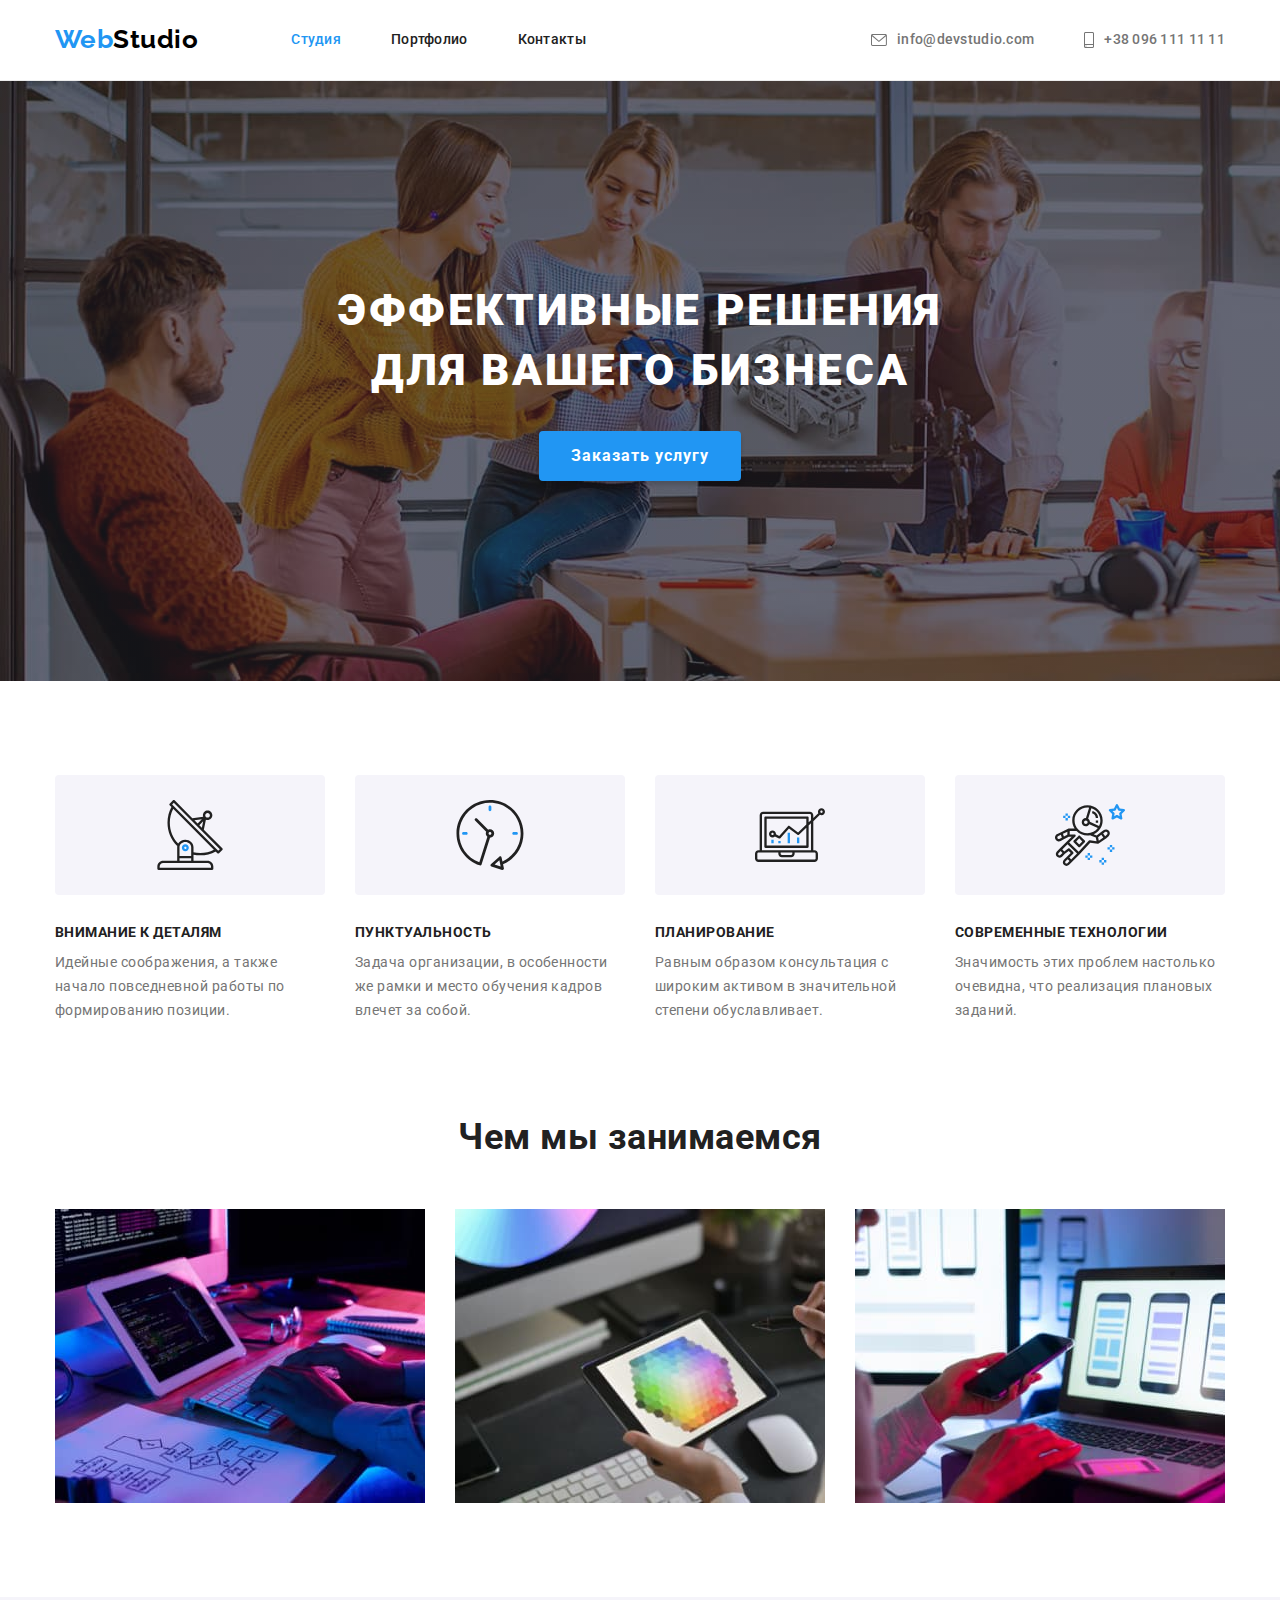
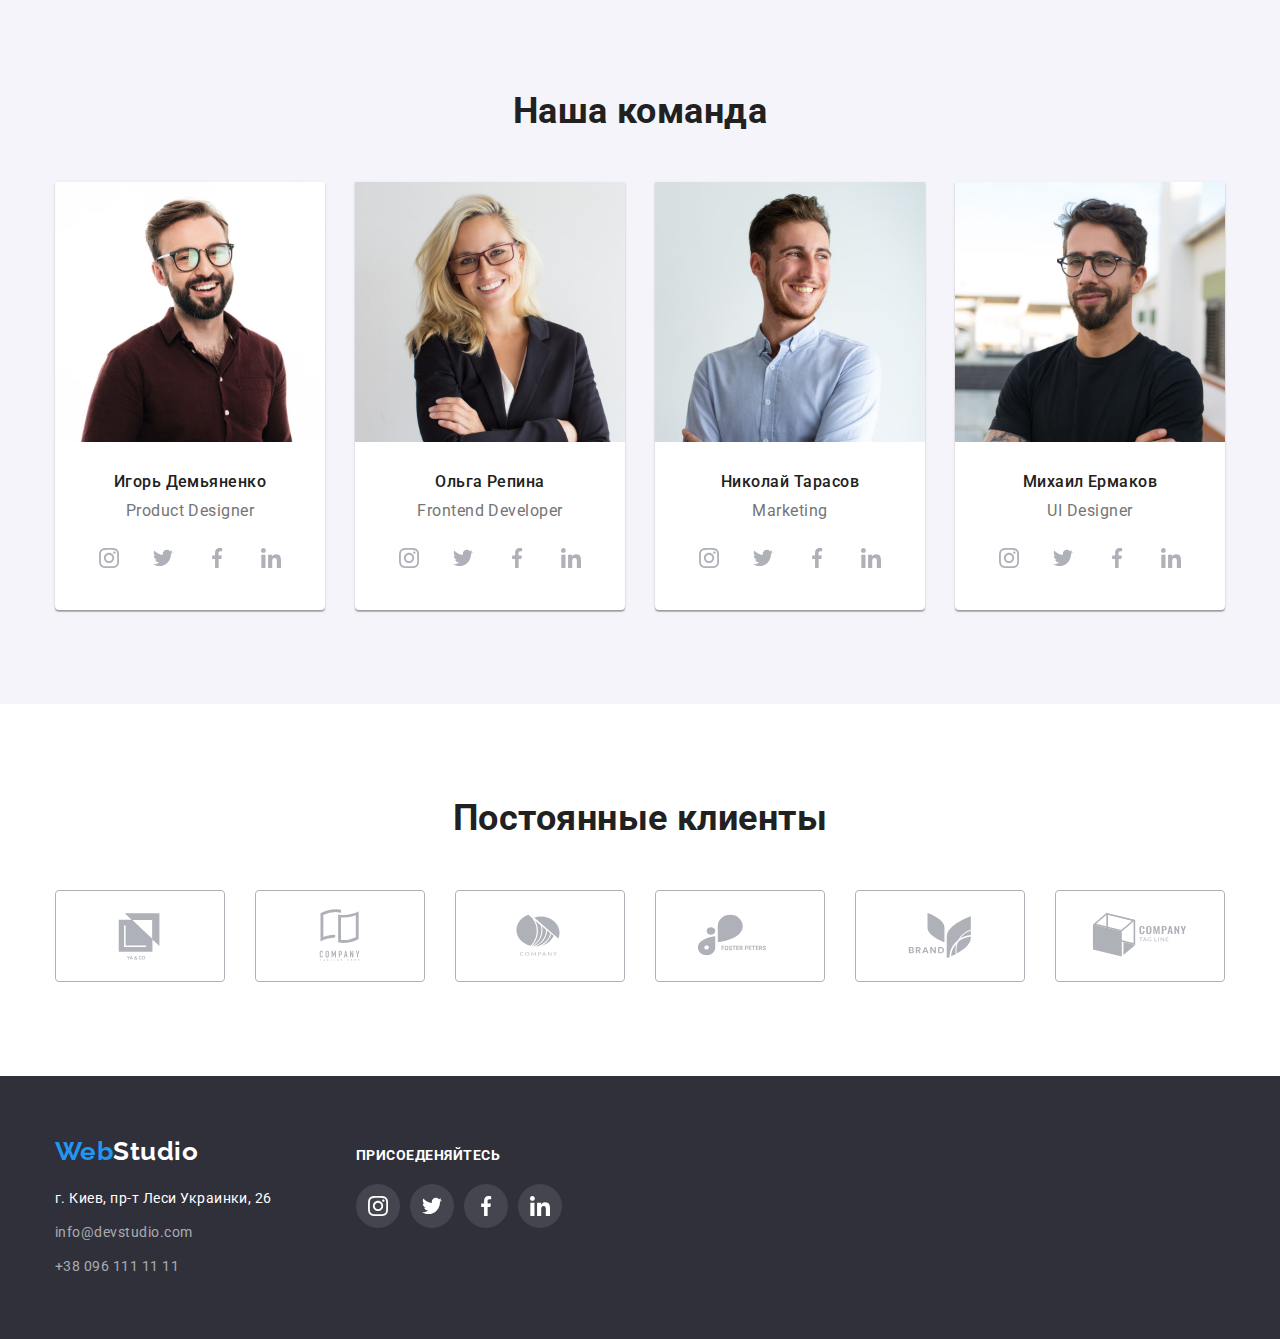
<file: index.html>
<!DOCTYPE html>
<html lang="ru">
  <head>
    <meta charset="UTF-8" />
    <meta http-equiv="X-UA-Compatible" content="IE=edge" />
    <meta name="viewport" content="width=device-width, initial-scale=1.0" />
    <title>Web Studio</title>
    <link rel="preconnect" href="https://fonts.googleapis.com" />
    <link rel="preconnect" href="https://fonts.gstatic.com" crossorigin />
    <link
      href="https://fonts.googleapis.com/css2?family=Raleway:wght@700&family=Roboto:wght@400;500;700;900&display=swap"
      rel="stylesheet"
    />
    <link
      rel="stylesheet"
      href="https://cdnjs.cloudflare.com/ajax/libs/modern-normalize/1.1.0/modern-normalize.min.css"
    />
    <link rel="stylesheet" href="./css/styles.css" />
  </head>
  <body class="page">
    <!-- Шапка сайта -->
    <header class="header">
      <div class="container flex">
        <nav class="navig-section">
          <a class="link logo-main" href="/" lang="en"
            >Web<span class="black-text">Studio</span></a
          >
          <ul class="list menu-navig">
            <li class="navig-item">
              <a class="link current" href="./index.html">Студия</a>
            </li>
            <li class="navig-item">
              <a class="link" href="./portfolio.html">Портфолио</a>
            </li>
            <li class="navig-item"><a class="link" href="">Контакты</a></li>
          </ul>
        </nav>
        <ul class="list contact-list">
          <li class="navig-item">
            <a class="link" href="mailto:info@devstudio.com"
              ><svg class="mail-icon" width="16" height="12">
                <use href="./images/symbol-defs.svg#icon-envelope"></use></svg
              ><span class="navig-text">info@devstudio.com</span></a
            >
          </li>
          <li class="navig-item">
            <a class="link" href="tel:+380961111111">
              <svg class="tel-icon" width="10" height="16">
                <use href="./images/symbol-defs.svg#icon-smartphone"></use></svg
              ><span class="navig-text">+38 096 111 11 11</span></a
            >
          </li>
        </ul>
      </div>
    </header>
    <main>
      <!-- Герой -->
      <section class="hero section overlay">
        <div class="container">
          <h1 class="hero-title">Эффективные решения для вашего бизнеса</h1>
          <button class="button" type="button" name="Заказать услугу">
            Заказать услугу
          </button>
        </div>
      </section>
      <section class="section">
        <div class="container">
          <h2 class="title-section feauture">Наши качества</h2>
          <ul class="list feauture-list">
            <li class="feauture-item">
              <div class="feauture-svg-container">
                <svg width="70" height="70">
                  <use href="./images/symbol-defs.svg#icon-antenna"></use>
                </svg>
              </div>
              <h3 class="title">Внимание к деталям</h3>
              <p class="feauture-paragraph">
                Идейные соображения, а также начало повседневной работы по
                формированию позиции.
              </p>
            </li>
            <li class="feauture-item">
              <div class="feauture-svg-container">
                <svg width="70" height="70">
                  <use href="./images/symbol-defs.svg#icon-clock"></use>
                </svg>
              </div>
              <h3 class="title">Пунктуальность</h3>
              <p class="feauture-paragraph">
                Задача организации, в особенности же рамки и место обучения
                кадров влечет за собой.
              </p>
            </li>
            <li class="feauture-item">
              <div class="feauture-svg-container">
                <svg width="70" height="70">
                  <use href="./images/symbol-defs.svg#icon-diagram"></use>
                </svg>
              </div>
              <h3 class="title">Планирование</h3>
              <p class="feauture-paragraph">
                Равным образом консультация с широким активом в значительной
                степени обуславливает.
              </p>
            </li>
            <li class="feauture-item">
              <div class="feauture-svg-container">
                <svg width="70" height="70">
                  <use href="./images/symbol-defs.svg#icon-astronaut"></use>
                </svg>
              </div>
              <h3 class="title">Современные технологии</h3>
              <p class="feauture-paragraph">
                Значимость этих проблем настолько очевидна, что реализация
                плановых заданий.
              </p>
            </li>
          </ul>
        </div>
      </section>
      <section class="section img-section">
        <div class="container">
          <h2 class="title-section">Чем мы занимаемся</h2>
          <ul class="list">
            <li class="img-list">
              <img
                src="./images/img1.jpg"
                alt="печатаем на клавиатуре"
                width="370"
                height="294"
              />
            </li>
            <li class="img-list">
              <img
                src="./images/img2.jpg"
                alt="смотрим в телефон"
                width="370"
                height="294"
              />
            </li>
            <li class="img-list">
              <img
                src="./images/img3.jpg"
                alt="смотрим в планшет"
                width="370"
                height="294"
              />
            </li>
          </ul>
        </div>
      </section>
      <section class="team-section section">
        <div class="container">
          <h2 class="title-section">Наша команда</h2>
          <ul class="list team-list">
            <li class="team-item">
              <img
                src="./images/img4.jpg"
                alt="Игорь Демьяненко"
                width="270"
                height="260"
              />
              <div class="team-names">
                <h3 class="title">Игорь Демьяненко</h3>
                <p class="profession" lang="en">Product Designer</p>
                <ul class="social-list list">
                  <li class="social-item">
                    <a class="social-link" href="">
                      <svg class="social-icon" width="20" height="20">
                        <use
                          href="./images/symbol-defs.svg#icon-instagram"
                        ></use>
                      </svg>
                    </a>
                  </li>
                  <li class="social-item">
                    <a class="social-link" href="">
                      <svg class="social-icon" width="20" height="20">
                        <use href="./images/symbol-defs.svg#icon-twitter"></use>
                      </svg>
                    </a>
                  </li>
                  <li class="social-item">
                    <a class="social-link" href="">
                      <svg class="social-icon" width="20" height="20">
                        <use
                          href="./images/symbol-defs.svg#icon-facebook"
                        ></use>
                      </svg>
                    </a>
                  </li>
                  <li class="social-item">
                    <a class="social-link" href="">
                      <svg class="social-icon" width="20" height="20">
                        <use
                          href="./images/symbol-defs.svg#icon-linkedin"
                        ></use>
                      </svg>
                    </a>
                  </li>
                </ul>
              </div>
            </li>
            <li class="team-item">
              <img
                src="./images/img5.jpg"
                alt="Ольга Репина"
                width="270"
                height="260"
              />
              <div class="team-names">
                <h3 class="title">Ольга Репина</h3>
                <p class="profession" lang="en">Frontend Developer</p>
                <ul class="social-list list">
                  <li class="social-item">
                    <a class="social-link" href="">
                      <svg class="social-icon" width="20" height="20">
                        <use
                          href="./images/symbol-defs.svg#icon-instagram"
                        ></use>
                      </svg>
                    </a>
                  </li>
                  <li class="social-item">
                    <a class="social-link" href="">
                      <svg class="social-icon" width="20" height="20">
                        <use href="./images/symbol-defs.svg#icon-twitter"></use>
                      </svg>
                    </a>
                  </li>
                  <li class="social-item">
                    <a class="social-link" href="">
                      <svg class="social-icon" width="20" height="20">
                        <use
                          href="./images/symbol-defs.svg#icon-facebook"
                        ></use>
                      </svg>
                    </a>
                  </li>
                  <li class="social-item">
                    <a class="social-link" href="">
                      <svg class="social-icon" width="20" height="20">
                        <use
                          href="./images/symbol-defs.svg#icon-linkedin"
                        ></use>
                      </svg>
                    </a>
                  </li>
                </ul>
              </div>
            </li>
            <li class="team-item">
              <img
                src="./images/img6.jpg"
                alt="Николай Тарасов"
                width="270"
                height="260"
              />
              <div class="team-names">
                <h3 class="title">Николай Тарасов</h3>
                <p class="profession" lang="en">Marketing</p>
                <ul class="social-list list">
                  <li class="social-item">
                    <a class="social-link" href="">
                      <svg class="social-icon" width="20" height="20">
                        <use
                          href="./images/symbol-defs.svg#icon-instagram"
                        ></use>
                      </svg>
                    </a>
                  </li>
                  <li class="social-item">
                    <a class="social-link" href="">
                      <svg class="social-icon" width="20" height="20">
                        <use href="./images/symbol-defs.svg#icon-twitter"></use>
                      </svg>
                    </a>
                  </li>
                  <li class="social-item">
                    <a class="social-link" href="">
                      <svg class="social-icon" width="20" height="20">
                        <use
                          href="./images/symbol-defs.svg#icon-facebook"
                        ></use>
                      </svg>
                    </a>
                  </li>
                  <li class="social-item">
                    <a class="social-link" href="">
                      <svg class="social-icon" width="20" height="20">
                        <use
                          href="./images/symbol-defs.svg#icon-linkedin"
                        ></use>
                      </svg>
                    </a>
                  </li>
                </ul>
              </div>
            </li>
            <li class="team-item">
              <img
                src="./images/img7.jpg"
                alt="Михаил Ермаков"
                width="270"
                height="260"
              />
              <div class="team-names">
                <h3 class="title">Михаил Ермаков</h3>
                <p class="profession" lang="en">UI Designer</p>
                <ul class="social-list list">
                  <li class="social-item">
                    <a class="social-link" href="">
                      <svg class="social-icon" width="20" height="20">
                        <use
                          href="./images/symbol-defs.svg#icon-instagram"
                        ></use>
                      </svg>
                    </a>
                  </li>
                  <li class="social-item">
                    <a class="social-link" href="">
                      <svg class="social-icon" width="20" height="20">
                        <use href="./images/symbol-defs.svg#icon-twitter"></use>
                      </svg>
                    </a>
                  </li>
                  <li class="social-item">
                    <a class="social-link" href="">
                      <svg class="social-icon" width="20" height="20">
                        <use
                          href="./images/symbol-defs.svg#icon-facebook"
                        ></use>
                      </svg>
                    </a>
                  </li>
                  <li class="social-item">
                    <a class="social-link" href="">
                      <svg class="social-icon" width="20" height="20">
                        <use
                          href="./images/symbol-defs.svg#icon-linkedin"
                        ></use>
                      </svg>
                    </a>
                  </li>
                </ul>
              </div>
            </li>
          </ul>
        </div>
      </section>
      <section class="section">
        <div class="container">
          <h2 class="section-title">Постоянные клиенты</h2>
          <ul class="client-list list">
            <li class="client-item">
              <a class="client-link" href="">
                <svg class="client-icon" width="106" height="60">
                  <use href="./images/symbol-defs.svg#icon-company1"></use>
                </svg>
              </a>
            </li>
            <li class="client-item">
              <a class="client-link" href="">
                <svg class="client-icon" width="106" height="60">
                  <use href="./images/symbol-defs.svg#icon-company2"></use>
                </svg>
              </a>
            </li>
            <li class="client-item">
              <a class="client-link" href="">
                <svg class="client-icon" width="106" height="60">
                  <use href="./images/symbol-defs.svg#icon-company3"></use>
                </svg>
              </a>
            </li>
            <li class="client-item">
              <a class="client-link" href="">
                <svg class="client-icon" width="106" height="60">
                  <use href="./images/symbol-defs.svg#icon-company4"></use>
                </svg>
              </a>
            </li>
            <li class="client-item">
              <a class="client-link" href="">
                <svg class="client-icon" width="106" height="60">
                  <use href="./images/symbol-defs.svg#icon-company5"></use>
                </svg>
              </a>
            </li>
            <li class="client-item">
              <a class="client-link" href="">
                <svg class="client-icon" width="106" height="60">
                  <use href="./images/symbol-defs.svg#icon-company6"></use>
                </svg>
              </a>
            </li>
          </ul>
        </div>
      </section>
    </main>
    <!-- Подвал -->
    <footer class="footer">
      <div class="container">
        <div class="address-container">
          <a class="link logo-footer" href="/" lang="en"
            >Web<span class="white-text">Studio</span></a
          >
          <address class="address">
            <ul class="list address-list">
              <li class="address-item">
                <a
                  class="link location-text"
                  href="https://goo.gl/maps/Ahorg3LLs8p7K1ny8"
                  target="_blank"
                  rel="noopener noreferrer nofollow"
                  >г. Киев, пр-т Леси Украинки, 26</a
                >
              </li>
              <li class="address-item">
                <a class="link contacts" href="mailto:info@devstudio.com"
                  >info@devstudio.com</a
                >
              </li>
              <li class="address-item">
                <a class="link contacts" href="tel:+380961111111"
                  >+38 096 111 11 11</a
                >
              </li>
            </ul>
          </address>
        </div>
        <div class="social-footer">
          <p class="social-title">Присоеденяйтесь</p>
          <ul class="footer-social-list list">
            <li class="footer-social-item">
              <a class="footer-social-link" href="">
                <svg class="footer-social-icon" width="20" height="20">
                  <use href="./images/symbol-defs.svg#icon-instagram"></use>
                </svg>
              </a>
            </li>
            <li class="footer-social-item">
              <a class="footer-social-link" href="">
                <svg class="footer-social-icon" width="20" height="20">
                  <use href="./images/symbol-defs.svg#icon-twitter"></use>
                </svg>
              </a>
            </li>
            <li class="footer-social-item">
              <a class="footer-social-link" href="">
                <svg class="footer-social-icon" width="20" height="20">
                  <use href="./images/symbol-defs.svg#icon-facebook"></use>
                </svg>
              </a>
            </li>
            <li class="footer-social-item">
              <a class="footer-social-link" href="">
                <svg class="footer-social-icon" width="20" height="20">
                  <use href="./images/symbol-defs.svg#icon-linkedin"></use>
                </svg>
              </a>
            </li>
          </ul>
        </div>
      </div>
    </footer>
  </body>
</html>
</file>
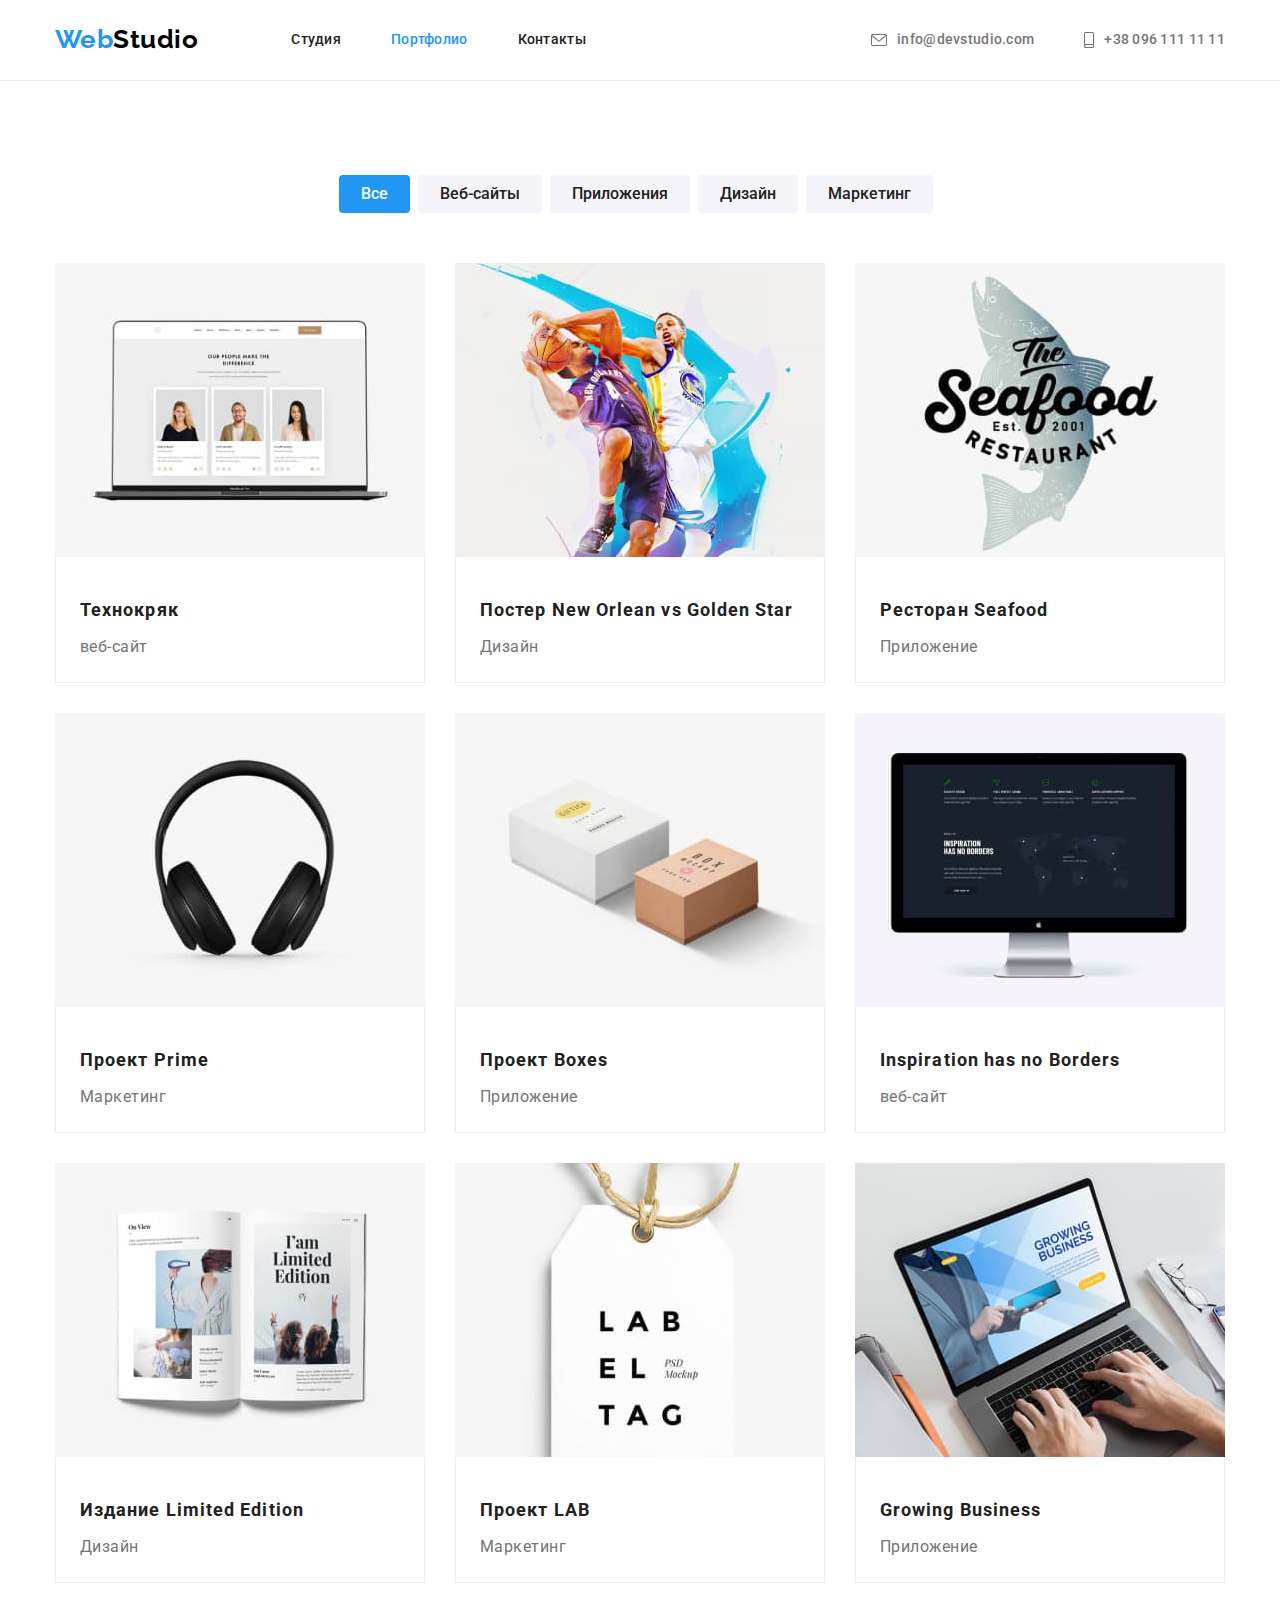
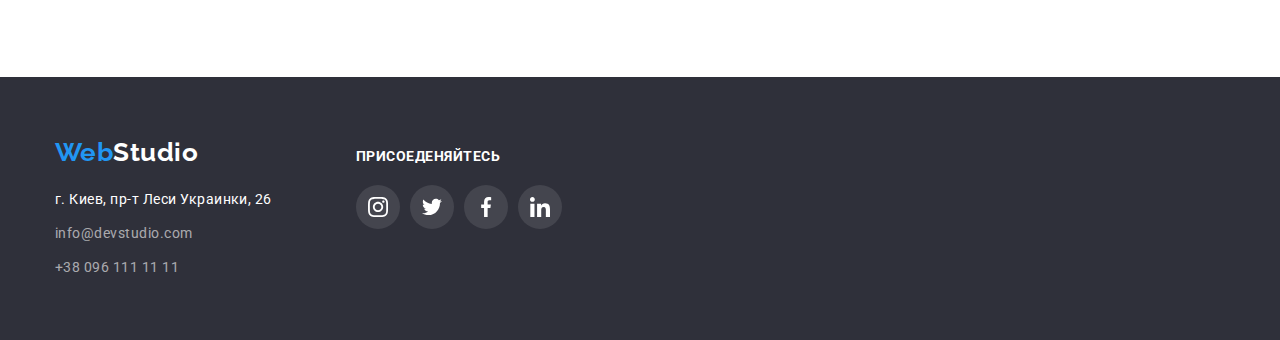
<file: portfolio.html>
<!DOCTYPE html>
<html lang="ru">
  <head>
    <meta charset="UTF-8" />
    <meta http-equiv="X-UA-Compatible" content="IE=edge" />
    <meta name="viewport" content="width=device-width, initial-scale=1.0" />
    <title>Portfolio</title>
    <link rel="preconnect" href="https://fonts.googleapis.com" />
    <link rel="preconnect" href="https://fonts.gstatic.com" crossorigin />
    <link
      href="https://fonts.googleapis.com/css2?family=Raleway:wght@700&family=Roboto:wght@400;500;700;900&display=swap"
      rel="stylesheet"
    />
    <link
      rel="stylesheet"
      href="https://cdnjs.cloudflare.com/ajax/libs/modern-normalize/1.1.0/modern-normalize.min.css"
    />
    <link rel="stylesheet" href="./css/styles.css" />
  </head>

  <body class="page">
    <!-- Шапка сайта -->
    <header class="header">
      <div class="container flex">
        <nav class="navig-section">
          <a class="link logo-main" href="/" lang="en"
            >Web<span class="black-text">Studio</span></a
          >
          <ul class="list menu-navig">
            <li class="navig-item">
              <a class="link" href="./index.html">Студия</a>
            </li>
            <li class="navig-item">
              <a class="link current" href="./portfolio.html">Портфолио</a>
            </li>
            <li class="navig-item"><a class="link" href="">Контакты</a></li>
          </ul>
        </nav>
        <ul class="list contact-list">
          <li class="navig-item">
            <a class="link" href="mailto:info@devstudio.com"
              ><svg class="mail-icon" width="16" height="12">
                <use href="./images/symbol-defs.svg#icon-envelope"></use></svg
              ><span class="navig-text">info@devstudio.com</span></a
            >
          </li>
          <li class="navig-item">
            <a class="link" href="tel:+380961111111">
              <svg class="tel-icon" width="10" height="16">
                <use href="./images/symbol-defs.svg#icon-smartphone"></use></svg
              ><span class="navig-text">+38 096 111 11 11</span></a
            >
          </li>
        </ul>
      </div>
    </header>
    <!-- Герой -->
    <main>
      <section class="section gallery-section">
        <div class="container">
          <h1 class="title-section">Портфолио</h1>
          <ul class="list filter-list">
            <li class="filter-item">
              <button class="button button-first" type="button" name="Все">
                Все
              </button>
            </li>
            <li class="filter-item">
              <button class="button" type="button" name="Веб-сайты">
                Веб-сайты
              </button>
            </li>
            <li class="filter-item">
              <button class="button" type="button" name="Приложения">
                Приложения
              </button>
            </li>
            <li class="filter-item">
              <button class="button" type="button" name="Дизайн">Дизайн</button>
            </li>
            <li class="filter-item">
              <button class="button" type="button" name="Маркетинг">
                Маркетинг
              </button>
            </li>
          </ul>
          <ul class="list">
            <li class="gallery-item">
              <img
                src="./images/laptop.jpg"
                alt="сайт на ноутбуке"
                width="370"
                height="294"
              />
              <div class="list-project">
                <h2 class="title project-title">Технокряк</h2>
                <p class="work-type">веб-сайт</p>
              </div>
            </li>
            <li class="gallery-item">
              <img
                src="./images/Basketball.jpg"
                alt="басскетболисты"
                width="370"
                height="294"
              />
              <div class="list-project">
                <h2 class="title project-title">
                  Постер <span lang="en">New Orlean vs Golden Star</span>
                </h2>
                <p class="work-type">Дизайн</p>
              </div>
            </li>
            <li class="gallery-item">
              <img
                src="./images/seafood.jpg"
                alt="Эмблема ресторана"
                width="370"
                height="294"
              />
              <div class="list-project">
                <h2 class="title project-title">
                  Ресторан <span lang="en">Seafood</span>
                </h2>
                <p class="work-type">Приложение</p>
              </div>
            </li>
            <li class="gallery-item">
              <img
                src="./images/headphones.jpg"
                alt="Наушники"
                width="370"
                height="294"
              />
              <div class="list-project">
                <h2 class="title project-title">
                  Проект <span lang="en">Prime</span>
                </h2>
                <p class="work-type">Маркетинг</p>
              </div>
            </li>
            <li class="gallery-item">
              <img
                src="./images/boxes.jpg"
                alt="два бокса"
                width="370"
                height="294"
              />
              <div class="list-project">
                <h2 class="title project-title">
                  Проект <span lang="en">Boxes</span>
                </h2>
                <p class="work-type">Приложение</p>
              </div>
            </li>
            <li class="gallery-item">
              <img
                src="./images/computer.jpg"
                alt="монитор с сайтом"
                width="370"
                height="294"
              />
              <div class="list-project">
                <h2 class="title project-title" lang="en">
                  Inspiration has no Borders
                </h2>
                <p class="work-type">веб-сайт</p>
              </div>
            </li>
            <li class="gallery-item">
              <img
                src="./images/magazine.jpg"
                alt="открытый журнал"
                width="370"
                height="294"
              />
              <div class="list-project">
                <h2 class="title project-title">
                  Издание <span lang="en">Limited Edition</span>
                </h2>
                <p class="work-type">Дизайн</p>
              </div>
            </li>
            <li class="gallery-item">
              <img
                src="./images/label.jpg"
                alt="этикетка"
                width="370"
                height="294"
              />
              <div class="list-project">
                <h2 class="title project-title">
                  Проект <span lang="en">LAB</span>
                </h2>
                <p class="work-type">Маркетинг</p>
              </div>
            </li>
            <li class="gallery-item">
              <img
                src="./images/writingonlaptop.jpg"
                alt="печатает на ноутбуке"
                width="370"
                height="294"
              />
              <div class="list-project">
                <h2 class="title project-title" lang="en">Growing Business</h2>
                <p class="work-type">Приложение</p>
              </div>
            </li>
          </ul>
        </div>
      </section>
    </main>
    <!-- Подвал -->
    <footer class="footer">
      <div class="container">
        <div class="address-container">
          <a class="link logo-footer" href="/" lang="en"
            >Web<span class="white-text">Studio</span></a
          >
          <address class="address">
            <ul class="list address-list">
              <li class="address-item">
                <a
                  class="link location-text"
                  href="https://goo.gl/maps/Ahorg3LLs8p7K1ny8"
                  target="_blank"
                  rel="noopener noreferrer nofollow"
                  >г. Киев, пр-т Леси Украинки, 26</a
                >
              </li>
              <li class="address-item">
                <a class="link contacts" href="mailto:info@devstudio.com"
                  >info@devstudio.com</a
                >
              </li>
              <li class="address-item">
                <a class="link contacts" href="tel:+380961111111"
                  >+38 096 111 11 11</a
                >
              </li>
            </ul>
          </address>
        </div>
        <div class="social-footer">
          <p class="social-title">Присоеденяйтесь</p>
          <ul class="footer-social-list list">
            <li class="footer-social-item">
              <a class="footer-social-link" href="">
                <svg class="footer-social-icon" width="20" height="20">
                  <use href="./images/symbol-defs.svg#icon-instagram"></use>
                </svg>
              </a>
            </li>
            <li class="footer-social-item">
              <a class="footer-social-link" href="">
                <svg class="footer-social-icon" width="20" height="20">
                  <use href="./images/symbol-defs.svg#icon-twitter"></use>
                </svg>
              </a>
            </li>
            <li class="footer-social-item">
              <a class="footer-social-link" href="">
                <svg class="footer-social-icon" width="20" height="20">
                  <use href="./images/symbol-defs.svg#icon-facebook"></use>
                </svg>
              </a>
            </li>
            <li class="footer-social-item">
              <a class="footer-social-link" href="">
                <svg class="footer-social-icon" width="20" height="20">
                  <use href="./images/symbol-defs.svg#icon-linkedin"></use>
                </svg>
              </a>
            </li>
          </ul>
        </div>
      </div>
    </footer>
  </body>
</html>
</file>
<file: css/styles.css>
*,
*::before,
*::after {
  /* border: inherit; */
  /*  outline: 1px solid rgb(250, 195, 175);
  background-color: rgba(0, 255, 106, 0.1); */
}

:root {
  --primary-text-color: #757575;
  --title-text-color: #212121;
  --accent-color: #2196f3;
  --main-title-color: #ffffff;
  --background-color: #ffffff;
  --logo-white-color: #ffffff;
  --logo-black-color: #000000;
  --button-text-color: #ffffff;
  --team-section-color: #f5f4fa;
  --address-text-color: #ffffff;
  --hero-background-color: #2f303a;
}

.container {
  width: 1200px;
  padding: 0 15px;
  margin: 0 auto;
}

img {
  display: block;
  max-width: 100%;
  height: auto;
}

.flex {
  display: flex;
}

p,
h1,
h2,
h3,
h4 {
  display: block;
}

a {
  color: currentColor;
}

.page {
  color: var(--primary-text-color);
  background-color: var(--background-color);
  font-family: Roboto, sans-serif;
  letter-spacing: 0.03em;
  margin: 0;
}

.link {
  text-decoration: none;
}

.list {
  list-style: none;
  padding: 0;
  margin: 0;
}

.title-section {
  color: var(--title-text-color);
  font-weight: 700;
  font-size: 36px;
  line-height: 1.16;
  text-align: center;
  margin-bottom: 50px;
  margin-top: 0;
}

.title {
  color: var(--title-text-color);
}

/* ---------header--------- */
.header {
  border-bottom: 1px solid #ececec;
}
/* --------Logo--------- */

.logo-main {
  color: var(--accent-color);
  font-family: "Raleway";
  font-weight: 700;
  font-size: 26px;
  line-height: 1.19;
  padding: 24px 0;
  margin-right: 93px;
}

.black-text {
  color: var(--logo-black-color);
}

.white-text {
  color: var(--logo-white-color);
}

/* -----Navigation------ */
.menu-navig .link.current {
  color: var(--accent-color);
}

.menu-navig .link {
  color: var(--title-text-color);
  font-weight: 500;
  font-size: 14px;
  line-height: 1.14;
  display: inline-block;
  letter-spacing: 0.02em;
  display: block;
  padding: 32px 0;
}

.navig-section {
  display: flex;
  margin-right: auto;
}
.menu-navig {
  display: flex;
}

.menu-navig .navig-item:not(:last-child) {
  margin-right: 50px;
}

.menu-navig .link:hover,
.menu-navig .link:focus {
  color: var(--accent-color);
}

.contact-list .link {
  display: flex;
  align-items: center;
  color: var(--primary-text-color);
  font-weight: 500;
  font-size: 14px;
  line-height: 1.14;
  letter-spacing: 0.02em;
  padding: 32px 0;
}

.contact-list .navig-item:not(:last-child) {
  margin-right: 50px;
}

.contact-list {
  display: flex;
}

.contact-list .link:hover,
.contact-list .link:focus {
  color: var(--accent-color);
}

.mail-icon {
  width: 16px;
  height: 12px;
  margin-right: 10px;
  fill: currentColor;
}

.tel-icon {
  width: 10px;
  height: 16px;
  margin-right: 10px;
  fill: currentColor;
}

.navig-text {
  display: block;
}

/* ----Hero----- */
.hero .container {
  width: 696px;
}

/* ----Overlay---- (изменить класс и задать на бекграунд тег див??? */
.overlay {
  background-color: #c4c4c4;
  background-image: linear-gradient(
      rgba(47, 48, 58, 0.4),
      rgba(47, 48, 58, 0.4)
    ),
    url(../images/hero-bacground.jpg);
  background-repeat: no-repeat;
  background-size: cover;
  background-position: left top;
  margin-left: auto;
  margin-right: auto;
  max-width: 1600px;
  height: 600px;
}
.hero.section {
  text-align: center;
  padding: 200px 0;
}

.hero-title {
  color: var(--main-title-color);
  font-weight: 900;
  font-size: 44px;
  line-height: 1.36;
  text-align: center;
  letter-spacing: 0.06em;
  text-transform: uppercase;
  margin-bottom: 30px;
  display: block;
  margin-top: 0;
  margin-bottom: 30px;
}

.hero .button {
  color: var(--button-text-color);
  background-color: var(--accent-color);
  font-weight: 700;
  font-size: 16px;
  font-family: inherit;
  line-height: 1.88;
  letter-spacing: 0.06em;
  cursor: pointer;
  padding: 10px 32px;
  border: 0;
  border-radius: 4px;
  box-shadow: 0px 4px 4px rgba(0, 0, 0, 0.15);
}

.hero .button:hover,
.hero .button:focus {
  background-color: #188ce8;
}

/* ----Filter-button---- */
.filter-list .button {
  color: var(--title-text-color);
  background-color: var(--team-section-color);
  font-family: inherit;
  font-weight: 500;
  font-size: 16px;
  line-height: 1.62;
  display: inline-block;
  cursor: pointer;
  border-radius: 4px;
  border: 0;
  padding: 6px 22px;
}

.filter-list .button:hover,
.filter-list .button:focus {
  color: var(--button-text-color);
  background-color: var(--accent-color);
  box-shadow: 0px 3px 1px rgba(0, 0, 0, 0.1), 0px 1px 2px rgba(0, 0, 0, 0.08),
    0px 2px 2px rgba(0, 0, 0, 0.12);
}

.button-first.button {
  color: var(--button-text-color);
  background-color: var(--accent-color);
}

.filter-item:not(last-child) {
  margin-right: 8px;
}

.filter-list {
  display: flex;
  justify-content: center;
  margin-bottom: 50px;
}

.title-section.feauture {
  position: absolute;
  white-space: nowrap;
  width: 1px;
  height: 1px;
  overflow: hidden;
  border: 0;
  padding: 0;
  clip: rect(0 0 0 0);
  clip-path: inset(50%);
  margin: -1px;
}

/* ---Portfolio Projects---- */

.project-title {
  color: var(--title-text-color);
  font-weight: 700;
  font-size: 18px;
  line-height: 2;
  letter-spacing: 0.06em;
  margin-bottom: 4px;
}

.gallery-section .title-section {
  display: none;
}
.work-type {
  font-size: 16px;
  line-height: 1.88;
  display: block;
  margin: 0;
}

.list-project {
  padding: 20px 24px;
  border: 1px solid #eeeeee;
  border-top: 0;
}

.feauture-svg-container {
  display: flex;
  justify-content: center;
  align-items: center;
  background: #f5f4fa;
  border-radius: 4px;
  width: 270px;
  height: 120px;
  margin-bottom: 30px;
}

.feauture-list .title {
  font-weight: 700;
  font-size: 14px;
  line-height: 1.14;
  text-transform: uppercase;
  margin-bottom: 10px;
}

.feauture-list {
  display: flex;
}

.feauture-item:not(:last-child) {
  margin-right: 30px;
}

.feauture-paragraph {
  width: 270px;
  font-size: 14px;
  line-height: 1.71;
  display: inline-block;
  margin: 0;
}

/* ----Our Work---- */

.section.img-section {
  padding-top: 0;
}

.img-section .list {
  display: flex;
}

.img-list:not(:last-child) {
  margin-right: 30px;
}

/* ----- Team-------- */
.team-item .title {
  display: block;
  margin-top: 0;
  margin-bottom: 10px;
}

.team-names {
  padding: 30px 32px;
  text-align: center;
}

.team-list {
  display: flex;
}

.team-item:not(:last-child) {
  margin-right: 30px;
}

.section {
  padding: 94px 0;
}

.gallery-section .list {
  display: flex;
  flex-wrap: wrap;
}

.gallery-item {
  width: 370px;
  margin-top: 30px;
  margin-right: 30px;
}
.gallery-item:hover,
.gallery-item:focus {
  box-shadow: 0px 1px 1px rgba(0, 0, 0, 0.12), 0px 4px 4px rgba(0, 0, 0, 0.06),
    1px 4px 6px rgba(0, 0, 0, 0.16);
}

.gallery-item:nth-child(3n + 3) {
  margin-right: 0;
}

.gallery-item:nth-child(-n + 3) {
  margin-top: 0;
}

.team-section {
  background-color: var(--team-section-color);
}

.team-item {
  background-color: var(--background-color);
  box-shadow: 0px 1px 3px rgba(0, 0, 0, 0.12), 0px 1px 1px rgba(0, 0, 0, 0.14),
    0px 2px 1px rgba(0, 0, 0, 0.2);
  border-radius: 0px 0px 4px 4px;
}

.team-list .title {
  font-weight: 500;
  font-size: 16px;
  line-height: 1.19;
}

.profession {
  line-height: 1.19;
  margin: 0 0 16px 0;
}

/* ----social----- */
.social-list {
  display: flex;
  width: 206px;
  height: 44px;
  margin: 0;
  padding: 0;
}

.social-item:not(:last-child) {
  margin-right: 10px;
}

.social-link {
  color: #afb1b8;
  background-color: var(--background-color);
  display: flex;
  justify-content: center;
  align-items: center;
  width: 44px;
  height: 44px;
  border-radius: 50%;
  cursor: pointer;
}

.social-link:hover,
.social-link:focus {
  color: var(--button-text-color);
  background-color: var(--accent-color);
}

.social-icon {
  fill: currentColor;
}

/* -----Our Clients----- */

.section-title {
  color: var(--title-text-color);
  font-weight: 700;
  font-size: 36px;
  line-height: 1.16;
  text-align: center;
  margin-top: 0;
  margin-bottom: 50px;
}

.client-list {
  display: flex;
}

.client-item:not(:last-child) {
  margin-right: 30px;
}

.client-link {
  width: 170px;
  height: 92px;
  display: flex;
  justify-content: center;
  align-items: center;
  color: #afb1b8;
  border: #afb1b8 solid 1px;
  border-radius: 4px;
}

.client-icon {
  fill: currentColor;
}

.client-link:hover,
.client-link:focus {
  color: var(--accent-color);
  border: var(--accent-color) solid 1px;
}

/* ----Footer----- */

.address {
  font-style: normal;
}

.footer {
  background-color: var(--hero-background-color);
  font-size: 14px;
  line-height: 1.71;
  padding: 60px 0;
}

.contacts {
  color: rgba(255, 255, 255, 0.6);
  font-size: 14px;
  line-height: 24px;
}

.location-text {
  color: var(--address-text-color);
}

.address-list .link:hover,
.address-list .link:focus {
  color: var(--accent-color);
}

.footer .address-item:not(:last-child) {
  margin-bottom: 9px;
}

.logo-footer {
  color: var(--accent-color);
  font-family: "Raleway";
  font-weight: 700;
  font-size: 26px;
  line-height: 1.19;
  margin-bottom: 20px;
  display: block;
}

.social-footer {
  width: 206px;
  height: 80px;
}

.social-title {
  color: var(--logo-white-color);
  font-weight: 700;
  font-size: 14px;
  line-height: 1.14;
  text-transform: uppercase;
  margin-bottom: 20px;
  margin-top: 0;
}

.address-container {
  width: 231px;
  margin-right: 70px;
}

.footer .container {
  display: flex;
  align-items: baseline;
}

/* ----Footer-social----- */
.footer-social-list {
  display: flex;
  width: 206px;
  height: 44px;
  margin: 0;
  padding: 0;
}

.footer-social-item:not(:last-child) {
  margin-right: 10px;
}

.footer-social-link {
  color: var(--button-text-color);
  background: rgba(255, 255, 255, 0.1);
  display: flex;
  justify-content: center;
  align-items: center;
  width: 44px;
  height: 44px;
  border-radius: 50%;
  cursor: pointer;
}

.footer-social-link:hover,
.footer-social-link:focus {
  background-color: var(--accent-color);
}

.footer-social-icon {
  fill: currentColor;
}
</file>
